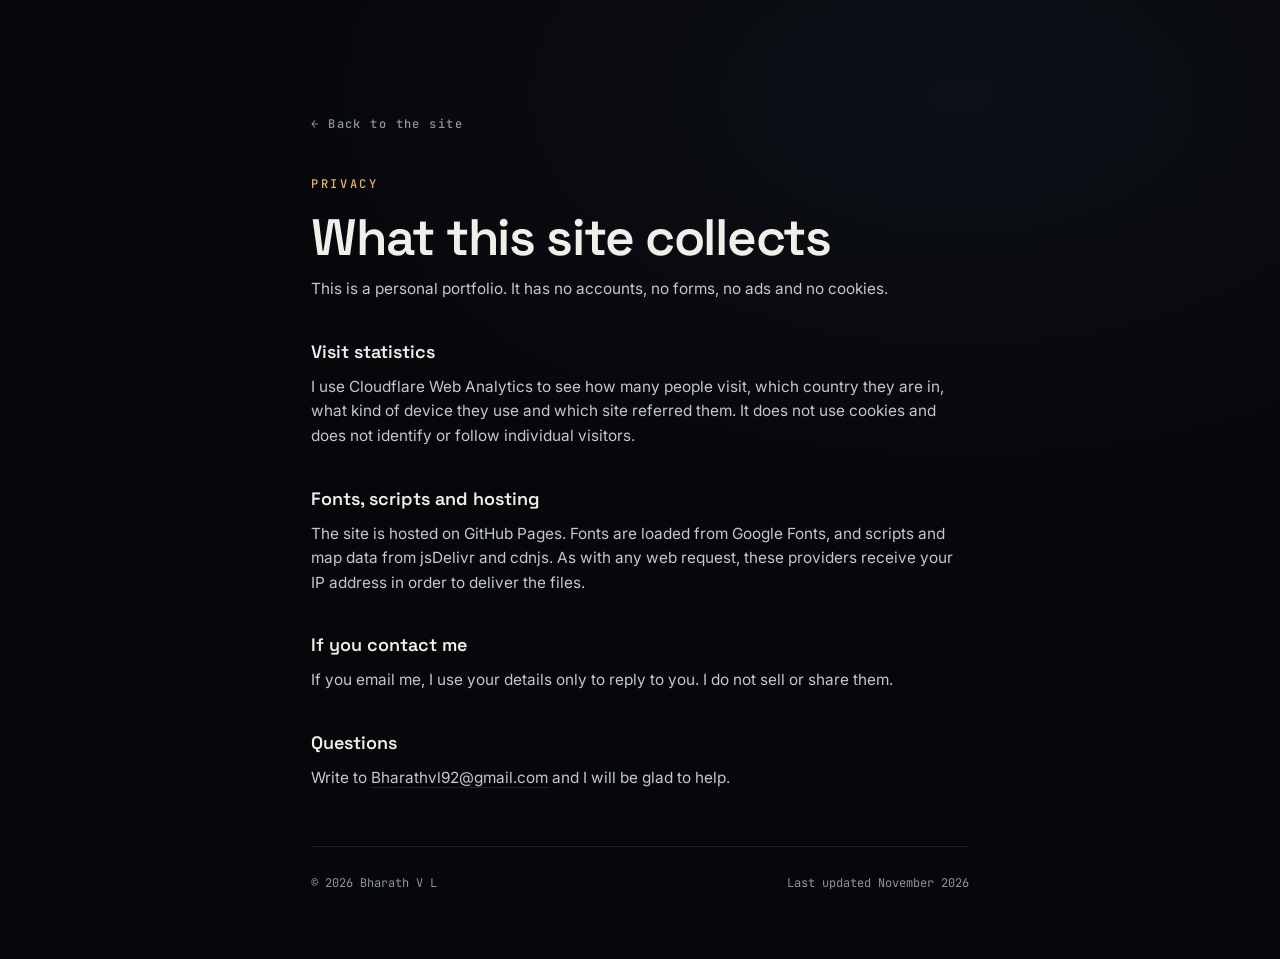
<file: privacy.html>
<!doctype html>
<html lang="en">
<head>
  <meta charset="utf-8">
  <meta name="viewport" content="width=device-width, initial-scale=1">
  <title>Privacy | Bharath V L</title>
  <meta name="description" content="What this site collects about visitors, and what it does not.">
  <meta name="theme-color" content="#05060a">
  <link rel="icon" href="data:image/svg+xml,%3Csvg xmlns='http://www.w3.org/2000/svg' viewBox='0 0 64 64'%3E%3Crect width='64' height='64' rx='14' fill='%2305060a'/%3E%3Cpath d='M32 10 52 22v20L32 54 12 42V22z' fill='none' stroke='%23ffc27a' stroke-width='3'/%3E%3Ccircle cx='32' cy='32' r='6' fill='%237ae0ff'/%3E%3C/svg%3E">
  <link rel="preconnect" href="https://fonts.googleapis.com">
  <link rel="preconnect" href="https://fonts.gstatic.com" crossorigin>
  <link href="https://fonts.googleapis.com/css2?family=Inter:wght@400;500;600&family=JetBrains+Mono:wght@400;500&family=Space+Grotesk:wght@500;600;700&display=swap" rel="stylesheet">
  <link rel="stylesheet" href="css/style.css">
  <style>
    .legal { max-width: 760px; padding-top: clamp(48px, 9vw, 110px); padding-bottom: 40px; }
    .legal__back { display: inline-block; font: 500 12px var(--mono); letter-spacing: 0.12em; color: var(--muted); margin-bottom: 44px; }
    .legal__back:hover, .legal a.inline:hover { color: var(--gold); }
    .legal h3 { font: 600 18px var(--display); margin-top: 38px; }
    .legal .prose p { margin-top: 12px; }
    .legal a.inline { border-bottom: 1px solid var(--line); }
    .legal .foot { margin-top: 56px; }
  </style>
</head>
<body>
  <main class="wrap legal">
    <a class="legal__back" href="./">← Back to the site</a>
    <p class="eyebrow">Privacy</p>
    <h1 style="font: 600 clamp(28px, 4vw, 52px)/1.08 var(--display); letter-spacing: -0.025em;">What this site collects</h1>

    <div class="prose">
      <p>This is a personal portfolio. It has no accounts, no forms, no ads and no cookies.</p>

      <h3>Visit statistics</h3>
      <p>I use Cloudflare Web Analytics to see how many people visit, which country they are in, what kind of device they use and which site referred them. It does not use cookies and does not identify or follow individual visitors.</p>

      <h3>Fonts, scripts and hosting</h3>
      <p>The site is hosted on GitHub Pages. Fonts are loaded from Google Fonts, and scripts and map data from jsDelivr and cdnjs. As with any web request, these providers receive your IP address in order to deliver the files.</p>

      <h3>If you contact me</h3>
      <p>If you email me, I use your details only to reply to you. I do not sell or share them.</p>

      <h3>Questions</h3>
      <p>Write to <a class="inline" id="mail"></a> and I will be glad to help.</p>
    </div>

    <footer class="foot">
      <span id="name"></span>
      <span>Last updated November 2026</span>
    </footer>
  </main>

  <script type="module">
    import { content as C } from "./js/content.js";
    const mail = document.getElementById("mail");
    mail.textContent = C.email;
    mail.href = `mailto:${C.email}`;
    document.getElementById("name").textContent = `© ${new Date().getFullYear()} ${C.name}`;
  </script>
  <!-- Cloudflare Web Analytics --><script type='module' src='https://static.cloudflareinsights.com/beacon.min.js' data-cf-beacon='{"token": "16c8f1ae300e4543a3717c429df5a711"}'></script><!-- End Cloudflare Web Analytics -->
</body>
</html>
</file>
<file: css/style.css>
:root {
  --bg: #06070b;
  --ink: #f1efea;
  --muted: #9093a0;
  --line: rgba(255, 255, 255, 0.1);
  --glass: rgba(13, 15, 22, 0.66);
  --gold: #e9b06c;
  --blue: #9fc3e6;
  --green: #7fd8a4;
  --rose: #ff8fa3;
  --display: "Space Grotesk", system-ui, sans-serif;
  --body: "Inter", system-ui, sans-serif;
  --mono: "JetBrains Mono", ui-monospace, monospace;
  --ease: cubic-bezier(0.2, 0.8, 0.2, 1);
  --gutter: clamp(16px, 4vw, 56px);
}

*, *::before, *::after { box-sizing: border-box; }
html { scroll-behavior: smooth; -webkit-text-size-adjust: 100%; }
body {
  margin: 0;
  background: radial-gradient(1200px 700px at 75% 10%, rgba(120, 160, 210, 0.06), transparent 60%), var(--bg);
  color: var(--ink);
  font: 400 16px/1.6 var(--body);
  overflow-x: hidden;
  -webkit-font-smoothing: antialiased;
}
body.is-loading { overflow: hidden; }
a { color: inherit; text-decoration: none; }
h1, h2, h3, p, ul { margin: 0; }
ul { padding: 0; list-style: none; }
::selection { background: var(--gold); color: #111; }

/* ── fixed layers ─────────────────────────────────────── */
#stage { position: fixed; inset: 0; width: 100%; height: 100%; z-index: 0; display: block; }
.vignette { position: fixed; inset: 0; z-index: 1; pointer-events: none; background: radial-gradient(ellipse at center, transparent 55%, rgba(0, 0, 0, 0.45) 100%); }
.progress { position: fixed; top: 0; left: 0; right: 0; height: 2px; z-index: 60; }
.progress b { display: block; height: 100%; width: 100%; transform-origin: 0 50%; transform: scaleX(0); background: var(--gold); }

.geos { position: fixed; inset: 0; z-index: 1; pointer-events: none; overflow: hidden; }
.geo { position: absolute; top: 0; left: 0; padding-left: 14px; margin-top: -8px; opacity: 0; transition: opacity 0.6s; font: 500 10px/1.5 var(--mono); letter-spacing: 0.14em; text-transform: uppercase; white-space: nowrap; will-change: transform; }
.geo b { display: block; color: var(--ink); font-weight: 500; }
.geo span { color: var(--muted); letter-spacing: 0.04em; text-transform: none; }
@media (max-width: 899px) { .geos { display: none; } }

main, .nav { position: relative; z-index: 2; }
.wrap { width: 100%; max-width: 1240px; margin: 0 auto; padding: 0 var(--gutter); }

/* ── preloader ────────────────────────────────────────── */
.preloader { position: fixed; inset: 0; z-index: 100; background: var(--bg); display: grid; place-content: center; gap: 18px; justify-items: center; }
.preloader__mark { font: 600 14px var(--mono); letter-spacing: 0.4em; color: var(--muted); }
.preloader__count { font: 600 clamp(48px, 9vw, 96px)/1 var(--display); letter-spacing: -0.04em; }
.preloader__count i { font-style: normal; font-size: 0.3em; color: var(--gold); margin-left: 6px; }
.preloader__bar { width: min(240px, 60vw); height: 1px; background: var(--line); }
.preloader__bar b { display: block; height: 100%; background: var(--gold); transform-origin: 0 50%; transform: scaleX(0); }

/* ── nav ──────────────────────────────────────────────── */
.nav {
  position: fixed; top: 0; left: 0; right: 0; z-index: 50;
  display: flex; align-items: center; justify-content: space-between; gap: 16px;
  padding: 18px var(--gutter);
  transition: background 0.4s, border-color 0.4s;
  border-bottom: 1px solid transparent;
}
.nav.is-stuck { background: rgba(6, 7, 11, 0.7); backdrop-filter: blur(16px); -webkit-backdrop-filter: blur(16px); border-color: var(--line); }
.nav__logo { font: 700 18px var(--display); letter-spacing: 0.12em; }
.nav__links { display: flex; gap: clamp(14px, 2.4vw, 34px); font: 500 13px var(--mono); text-transform: uppercase; letter-spacing: 0.08em; color: var(--muted); }
.nav__links a { position: relative; padding: 6px 0; transition: color 0.3s; }
.nav__links a::after { content: ""; position: absolute; left: 0; right: 0; bottom: 0; height: 1px; background: var(--gold); transform: scaleX(0); transform-origin: 100% 50%; transition: transform 0.4s var(--ease); }
.nav__links a:hover, .nav__links a.is-active { color: var(--ink); }
.nav__links a:hover::after, .nav__links a.is-active::after { transform: scaleX(1); transform-origin: 0 50%; }
.pill { display: inline-flex; align-items: center; gap: 10px; padding: 8px 14px; border: 1px solid var(--line); border-radius: 999px; font: 500 12px var(--mono); background: rgba(255, 255, 255, 0.04); white-space: nowrap; }
.dot { width: 8px; height: 8px; border-radius: 50%; background: var(--green); }
@media (max-width: 860px) { .nav__links { display: none; } }

/* ── type ─────────────────────────────────────────────── */
.eyebrow { font: 500 12px var(--mono); letter-spacing: 0.22em; text-transform: uppercase; color: var(--gold); margin-bottom: 18px; }
h2 { font: 600 clamp(28px, 4vw, 52px)/1.08 var(--display); letter-spacing: -0.025em; }
.prose p { color: #c5c7d0; margin-top: 18px; font-size: clamp(15px, 1.2vw, 17px); }

/* ── hero ─────────────────────────────────────────────── */
.hero { min-height: 100svh; display: flex; flex-direction: column; justify-content: center; padding: 120px 0 0; }
.hero > .wrap:first-child { flex: 1; display: flex; flex-direction: column; justify-content: center; }
.hero__name { font: 700 clamp(38px, 9.4vw, 150px)/0.95 var(--display); letter-spacing: -0.045em; text-transform: uppercase; white-space: nowrap; }
.hero__name .line { display: block; overflow: hidden; padding-bottom: 0.06em; }
.hero__name .char { display: inline-block; transform: translateY(110%); will-change: transform; }
.hero__tag { max-width: 40ch; margin-top: 26px; font-size: clamp(16px, 1.45vw, 20px); color: #c5c7d0; }
.hero__cta { display: flex; flex-wrap: wrap; gap: 12px; margin-top: 32px; }
.hero__foot { display: flex; align-items: flex-end; justify-content: space-between; gap: 24px; padding-top: 40px; padding-bottom: 36px; }

.btn { display: inline-flex; align-items: center; padding: 14px 24px; border: 1px solid rgba(255, 255, 255, 0.28); border-radius: 999px; font: 500 14px var(--body); transition: background 0.3s, color 0.3s, border-color 0.3s; }
.btn:hover { background: var(--ink); color: #0a0a0a; border-color: var(--ink); }
.btn--solid { background: var(--ink); border-color: var(--ink); color: #0a0a0a; font-weight: 600; }
.btn--solid:hover { background: var(--gold); border-color: var(--gold); }
.btn--ghost { border-color: transparent; color: var(--muted); }

.stats { display: grid; grid-template-columns: repeat(4, auto); gap: clamp(20px, 4vw, 64px); }
.stat__n { font: 600 clamp(26px, 3vw, 42px)/1 var(--display); letter-spacing: -0.03em; }
.stat__n em { font-style: normal; color: var(--gold); }
.stat__l { margin-top: 8px; font: 400 11px var(--mono); letter-spacing: 0.1em; text-transform: uppercase; color: var(--muted); max-width: 16ch; }
.scrollhint { display: flex; flex-direction: column; align-items: center; gap: 10px; font: 500 10px var(--mono); letter-spacing: 0.3em; text-transform: uppercase; color: var(--muted); }
.scrollhint i { width: 1px; height: 48px; background: linear-gradient(var(--ink), transparent); }
@media (max-width: 760px) {
  .stats { grid-template-columns: repeat(2, 1fr); gap: 22px 28px; }
  .scrollhint { display: none; }
}

/* ── sections ─────────────────────────────────────────── */
.section { padding: clamp(90px, 14vh, 170px) 0; position: relative; }
.section__head { margin-bottom: clamp(36px, 6vh, 64px); max-width: 720px; }
.grid-2 { display: grid; grid-template-columns: minmax(0, 1.1fr) minmax(0, 0.9fr); gap: 40px; align-items: center; }
.grid-2--right { grid-template-columns: minmax(0, 0.9fr) minmax(0, 1.1fr); }
@media (max-width: 900px) { .grid-2, .grid-2--right { grid-template-columns: 1fr; } .grid-2 > div:empty { display: none; } }

.panel, .card, .tl__card {
  background: var(--glass);
  border: 1px solid var(--line);
  border-radius: 20px;
  backdrop-filter: blur(20px);
  -webkit-backdrop-filter: blur(20px);
  box-shadow: 0 30px 80px -40px rgba(0, 0, 0, 0.8);
}
.panel { padding: clamp(24px, 3.4vw, 44px); }

.ticks { margin-top: 24px; display: grid; gap: 12px; }
.ticks li { position: relative; padding-left: 28px; color: var(--ink); }
.ticks li::before { content: ""; position: absolute; left: 0; top: 0.75em; width: 14px; height: 1px; background: var(--gold); }

/* ── gentle tilt ──────────────────────────────────────── */
.tilt { --rx: 0deg; --ry: 0deg; --gx: 50%; --gy: 50%; position: relative; transform: perspective(1200px) rotateX(var(--rx)) rotateY(var(--ry)); transition: transform 0.6s var(--ease); }
.tilt.is-tilting { transition: transform 0.12s linear; }
.tilt::after { content: ""; position: absolute; inset: 0; border-radius: inherit; pointer-events: none; opacity: 0; transition: opacity 0.4s; background: radial-gradient(420px circle at var(--gx) var(--gy), rgba(255, 255, 255, 0.06), transparent 55%); }
.tilt.is-tilting::after { opacity: 1; }

/* ── timeline ─────────────────────────────────────────── */
.timeline { position: relative; display: grid; gap: clamp(22px, 4vh, 40px); padding-left: clamp(28px, 5vw, 72px); }
.timeline__rail { position: absolute; left: 6px; top: 8px; bottom: 8px; width: 1px; background: var(--line); }
.timeline__rail b { display: block; width: 100%; height: 100%; background: var(--gold); transform-origin: 50% 0; transform: scaleY(0); }
.tl { position: relative; max-width: 800px; }
.tl::before { content: ""; position: absolute; left: calc(-1 * clamp(28px, 5vw, 72px) + 1px); top: 34px; width: 11px; height: 11px; border-radius: 50%; background: var(--bg); border: 2px solid var(--gold); }
.tl__card { padding: clamp(22px, 2.6vw, 34px); }
.tl__top { display: flex; flex-wrap: wrap; justify-content: space-between; gap: 6px 20px; font: 500 12px var(--mono); letter-spacing: 0.1em; text-transform: uppercase; color: var(--muted); }
.tl__top b { color: var(--blue); font-weight: 500; }
.tl h3 { font: 600 clamp(21px, 2.4vw, 30px)/1.15 var(--display); letter-spacing: -0.02em; margin-top: 12px; }
.tl h3 span { color: var(--gold); }
.tl__sum { color: #c5c7d0; margin-top: 10px; }
.tl .ticks { margin-top: 16px; gap: 9px; font-size: 15px; }
.chips { display: flex; flex-wrap: wrap; gap: 8px; margin-top: 18px; }
.chip { padding: 5px 11px; border: 1px solid var(--line); border-radius: 999px; font: 400 11px var(--mono); color: #c5c7d0; background: rgba(255, 255, 255, 0.03); }

/* ── cards ────────────────────────────────────────────── */
.cards { display: grid; grid-template-columns: repeat(auto-fit, minmax(min(100%, 320px), 1fr)); gap: 22px; }
.card { padding: 30px; min-height: 320px; display: flex; flex-direction: column; }
.card__top { display: flex; justify-content: space-between; align-items: center; gap: 10px; font: 500 11px var(--mono); letter-spacing: 0.12em; text-transform: uppercase; color: var(--muted); }
.badge { display: inline-flex; align-items: center; gap: 8px; padding: 5px 11px; border-radius: 999px; border: 1px solid currentColor; white-space: nowrap; }
.badge::before { content: ""; width: 6px; height: 6px; border-radius: 50%; background: currentColor; }
.badge--live { color: var(--green); } .badge--building { color: var(--gold); }
.badge--exited { color: var(--blue); } .badge--paused { color: var(--muted); }
.card h3 { font: 600 clamp(24px, 2.4vw, 32px)/1.05 var(--display); letter-spacing: -0.03em; margin-top: 30px; }
.card__role { font: 400 12px var(--mono); color: var(--gold); margin-top: 8px; letter-spacing: 0.06em; }
.card__blurb { color: #c5c7d0; margin-top: 16px; font-size: 15px; flex: 1; }
.card__link { margin-top: 18px; font: 500 13px var(--mono); color: var(--blue); }

/* ── recognition / education ──────────────────────────── */
.rows { margin-top: 24px; }
.rows li { display: flex; flex-wrap: wrap; justify-content: space-between; align-items: baseline; gap: 4px 20px; padding: 14px 0; border-top: 1px solid var(--line); }
.rows li b { font: 500 16px var(--display); }
.rows li span { font: 400 12px var(--mono); color: var(--muted); }
.rows__head { margin-top: 36px; font: 500 12px var(--mono); letter-spacing: 0.22em; text-transform: uppercase; color: var(--gold); }

/* ── lab + skills ─────────────────────────────────────── */
.lab { margin-top: 28px; display: grid; }
.lab__row { padding: 18px 0; border-top: 1px solid var(--line); }
.lab__row h3 { font: 600 19px var(--display); display: flex; flex-wrap: wrap; justify-content: space-between; align-items: baseline; gap: 4px 12px; }
.lab__row h3 span { font: 400 12px var(--mono); color: var(--gold); }
.lab__row p { color: var(--muted); font-size: 14px; margin-top: 6px; }
.lab__row .card__link { display: inline-block; margin-top: 10px; }
.card__link:hover { color: var(--ink); }

.marquee { margin-top: clamp(70px, 12vh, 130px); display: grid; gap: 14px; overflow: hidden; -webkit-mask-image: linear-gradient(90deg, transparent, #000 12%, #000 88%, transparent); mask-image: linear-gradient(90deg, transparent, #000 12%, #000 88%, transparent); }
.marquee__row { display: flex; width: max-content; gap: 14px; animation: slide 110s linear infinite; }
.marquee__row:nth-child(even) { animation-direction: reverse; }
.marquee__row span { padding: 11px 20px; border: 1px solid var(--line); border-radius: 999px; font: 500 clamp(14px, 1.4vw, 19px) var(--display); background: rgba(13, 15, 22, 0.6); white-space: nowrap; }
@keyframes slide { to { transform: translateX(-50%); } }

/* ── contact ──────────────────────────────────────────── */
.contact { min-height: 100svh; display: flex; flex-direction: column; justify-content: center; padding-bottom: 0; text-align: center; }
.contact__inner { flex: 1; display: flex; flex-direction: column; align-items: center; justify-content: center; }
.contact__title { font-size: clamp(44px, 8vw, 110px); line-height: 0.95; letter-spacing: -0.045em; }
.contact__mail { display: inline-block; margin-top: 36px; font: 500 clamp(18px, 2.4vw, 30px) var(--display); border-bottom: 1px solid var(--gold); padding-bottom: 6px; overflow-wrap: anywhere; }
.contact__links { display: flex; flex-wrap: wrap; justify-content: center; gap: 12px; margin-top: 32px; }
.foot { display: flex; flex-wrap: wrap; justify-content: space-between; gap: 12px; padding-top: 28px; padding-bottom: 28px; margin-top: 60px; border-top: 1px solid var(--line); font: 400 12px var(--mono); color: var(--muted); }

.draft { position: fixed; left: 50%; bottom: 14px; transform: translateX(-50%); z-index: 70; padding: 8px 16px; border-radius: 999px; background: rgba(255, 143, 163, 0.14); border: 1px solid var(--rose); color: var(--rose); font: 500 12px var(--mono); backdrop-filter: blur(10px); max-width: calc(100vw - 32px); text-align: center; }

@media (prefers-reduced-motion: reduce) {
  html { scroll-behavior: auto; }
  .marquee__row { animation: none; }
  .hero__name .char { transform: none; }
}
</file>
